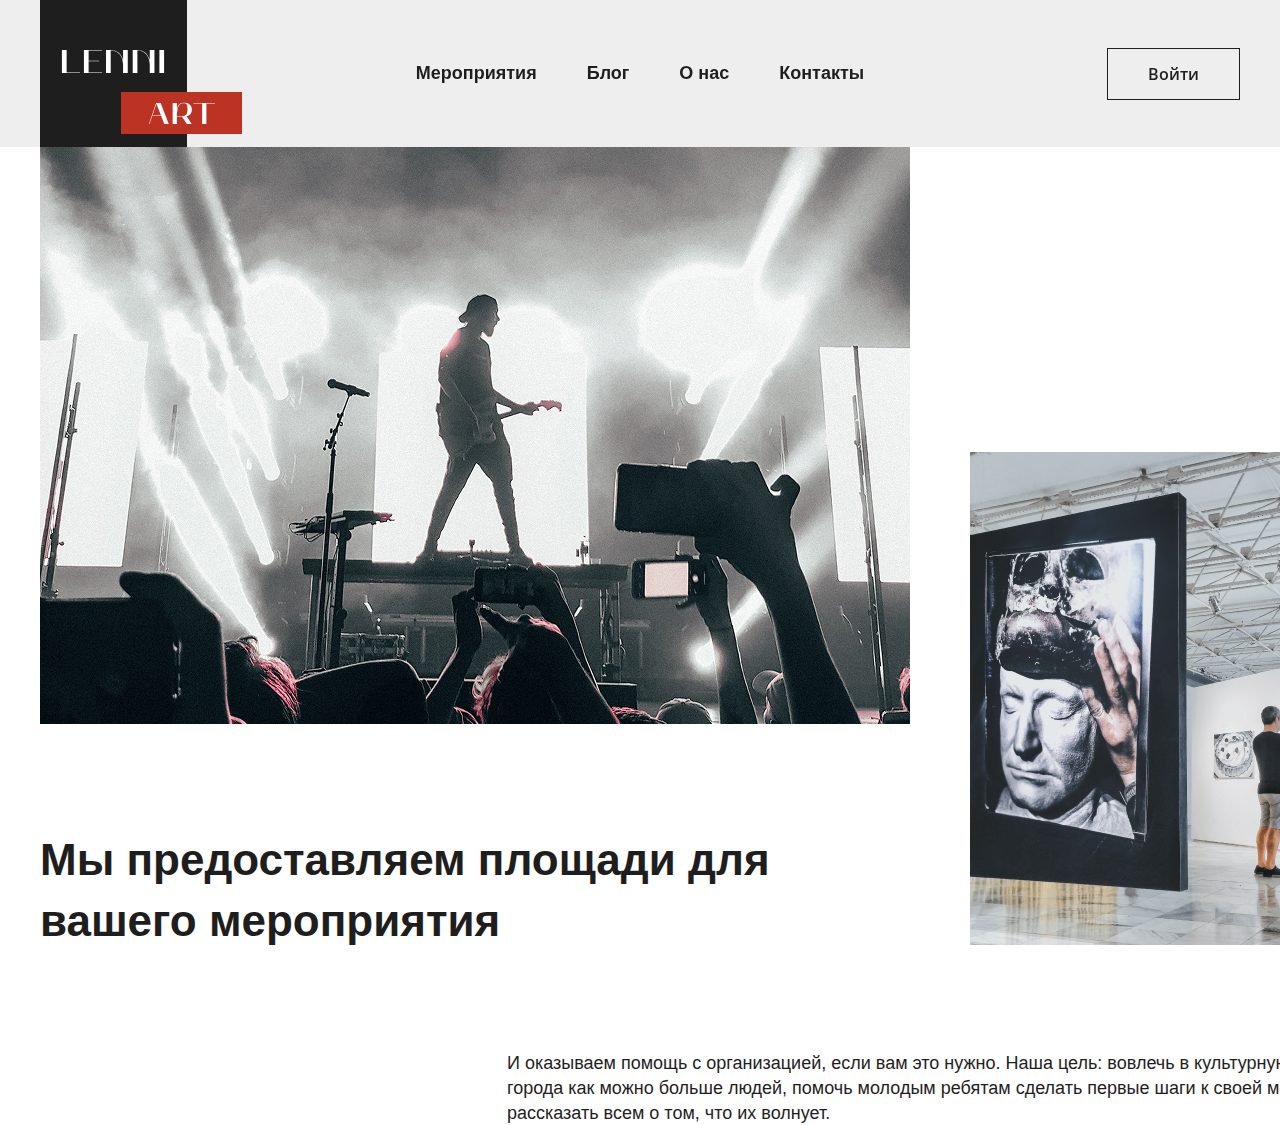
<file: src/html/index.html>
<!DOCTYPE html>
<html lang="ru">
<head>
    <meta charset="UTF-8">
    <link rel="stylesheet" href="../styles/styles.css">
    <link rel="preconnect" href="https://fonts.googleapis.com">
    <link rel="preconnect" href="https://fonts.gstatic.com" crossorigin>
    <link href="https://fonts.googleapis.com/css2?family=Open+Sans:ital,wght@0,300..800;1,300..800&display=swap" rel="stylesheet">
    <title>index</title>
</head>
<body class="body">
    <header class="page-header"> 
        <div class="page-header__container"> 
            <a href="index.html" class="page-header__logo">
                <svg 
                class="page-header__logo-icon" 
                width="202" 
                height="147"
                viewBox="0 0 202 147"
                fill="none"
                xmlns="http://www.w3.org/2000/svg"
                >
                    <rect width="147" height="147" fill="#1F1E1E"/>
                    <path d="M39.9655 72.439H26.6335V50.032H26.6005V49.999H21.9145V73H39.9655V72.439Z" fill="white"/>
                    <path d="M43.9316 73H62.0486V72.439H48.6176V61.285H59.1116V60.691H48.6176V50.56H62.0486V49.999H43.9316V73Z" fill="white"/>
                    <path d="M70.6993 73V50.56C73.5703 50.56 82.4143 51.649 83.0743 64.453V73H87.7603V49.999H83.0743V60.328C81.6553 54.19 77.1673 49.999 70.6993 49.999H66.0133V73H70.6993Z" fill="white"/>
                    <path d="M97.3893 73V50.56C100.26 50.56 109.104 51.649 109.764 64.453V73H114.45V49.999H109.764V60.328C108.345 54.19 103.857 49.999 97.3893 49.999H92.7033V73H97.3893Z" fill="white"/>
                    <path d="M119.393 73H124.079V49.999H119.393V73Z" fill="white"/>
                    <rect x="81" y="92" width="121" height="42" fill="#BC3324"/>
                    <path d="M108.922 124H109.462L112.402 115.45H120.952L124.282 124H128.752L120.652 103.09H116.122L108.922 124ZM116.422 103.75L120.772 114.94H112.582L116.422 103.75Z" fill="white"/>
                    <path d="M132.644 103.09V124H136.904V116.77H141.974L146.864 123.97H151.724L146.564 116.32C149.564 115.54 151.844 113.68 151.844 109.51C151.844 104.29 148.034 102.64 143.594 102.64C138.914 102.64 137.564 106.15 136.904 110.05V103.09H132.644ZM138.074 107.47C138.884 104.53 140.984 103.33 142.844 103.18C147.314 102.76 147.494 105.61 147.494 109.51C147.494 115.84 144.134 116.26 141.254 116.26H136.904C136.904 116.26 136.784 112.12 138.074 107.47Z" fill="white"/>
                    <path d="M162.084 103.6L162.114 124H166.374V103.6H174.984V103.09H153.474V103.6H162.084Z" fill="white"/>
                </svg>
            </a>
            <nav class="page-header__nav">
                <a href="" class="page-header__nav-link">
                    Мероприятия
                </a>
                <a href="" class="page-header__nav-link">
                    Блог
                </a>
                <a href="" class="page-header__nav-link">
                    О нас
                </a>
                <a href="" class="page-header__nav-link">
                    Контакты
                </a>
            </nav>
            <div class="page-header__right-block">
                <a href="" class="page-header__user-btn"> 
                    Войти
                </a>
            </div>
        </div>
    </header>
    <main class="main">
        <div class="home">
        <section class="home__about">
            <div class="home__about-block1">
                <h3 class="home__about-title">

                </h3>
                <p class="home__about-text">

                </p>
            </div>
            <div class="home__about-block2">
                <picture class="home__about-picture1">
                    <img class="home__about-img" src="../assets/images/about1.jpg" alt="about1">
                </picture>
                <h3 class="home__about-title">
                    Мы предоставляем площади для вашего мероприятия
                </h3>
                <p class="home__about-text">
                    И оказываем помощь с организацией, если вам это нужно. Наша цель: вовлечь в культурную жизнь города как можно больше людей, помочь молодым ребятам сделать первые шаги к своей мечте и рассказать всем о том, что их волнует.
                </p>
                <picture class="home__about-picture2">
                    <img class="home__about-img" src="../assets/images/about2.jpg" alt="about2">
                </picture>
            </div>
        </section>
        </div>
    </main>
    <footer class="page-footer"> </footer>
</body>
</html>
</file>
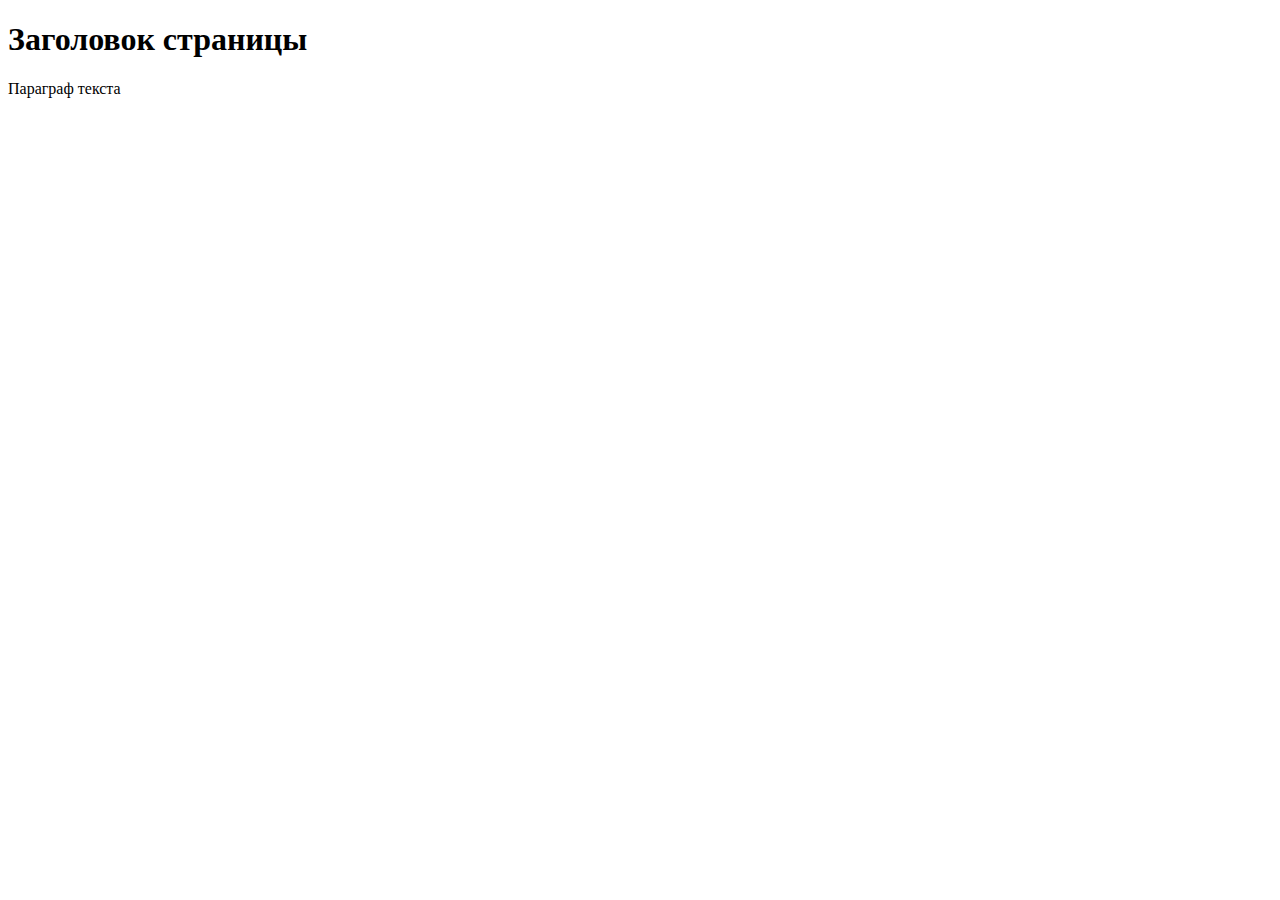
<file: src/html/event.html>
<!DOCTYPE html>
<html lang="ru">
<head>
    <meta charset="UTF-8">
    <meta name="viewport" content="width=device-width, initial-scale=1.0">
    <title>Document</title>
</head>
<body>
    <h1>Заголовок страницы</h1>
    <span>Параграф текста</span>
</body>
</html>
</file>
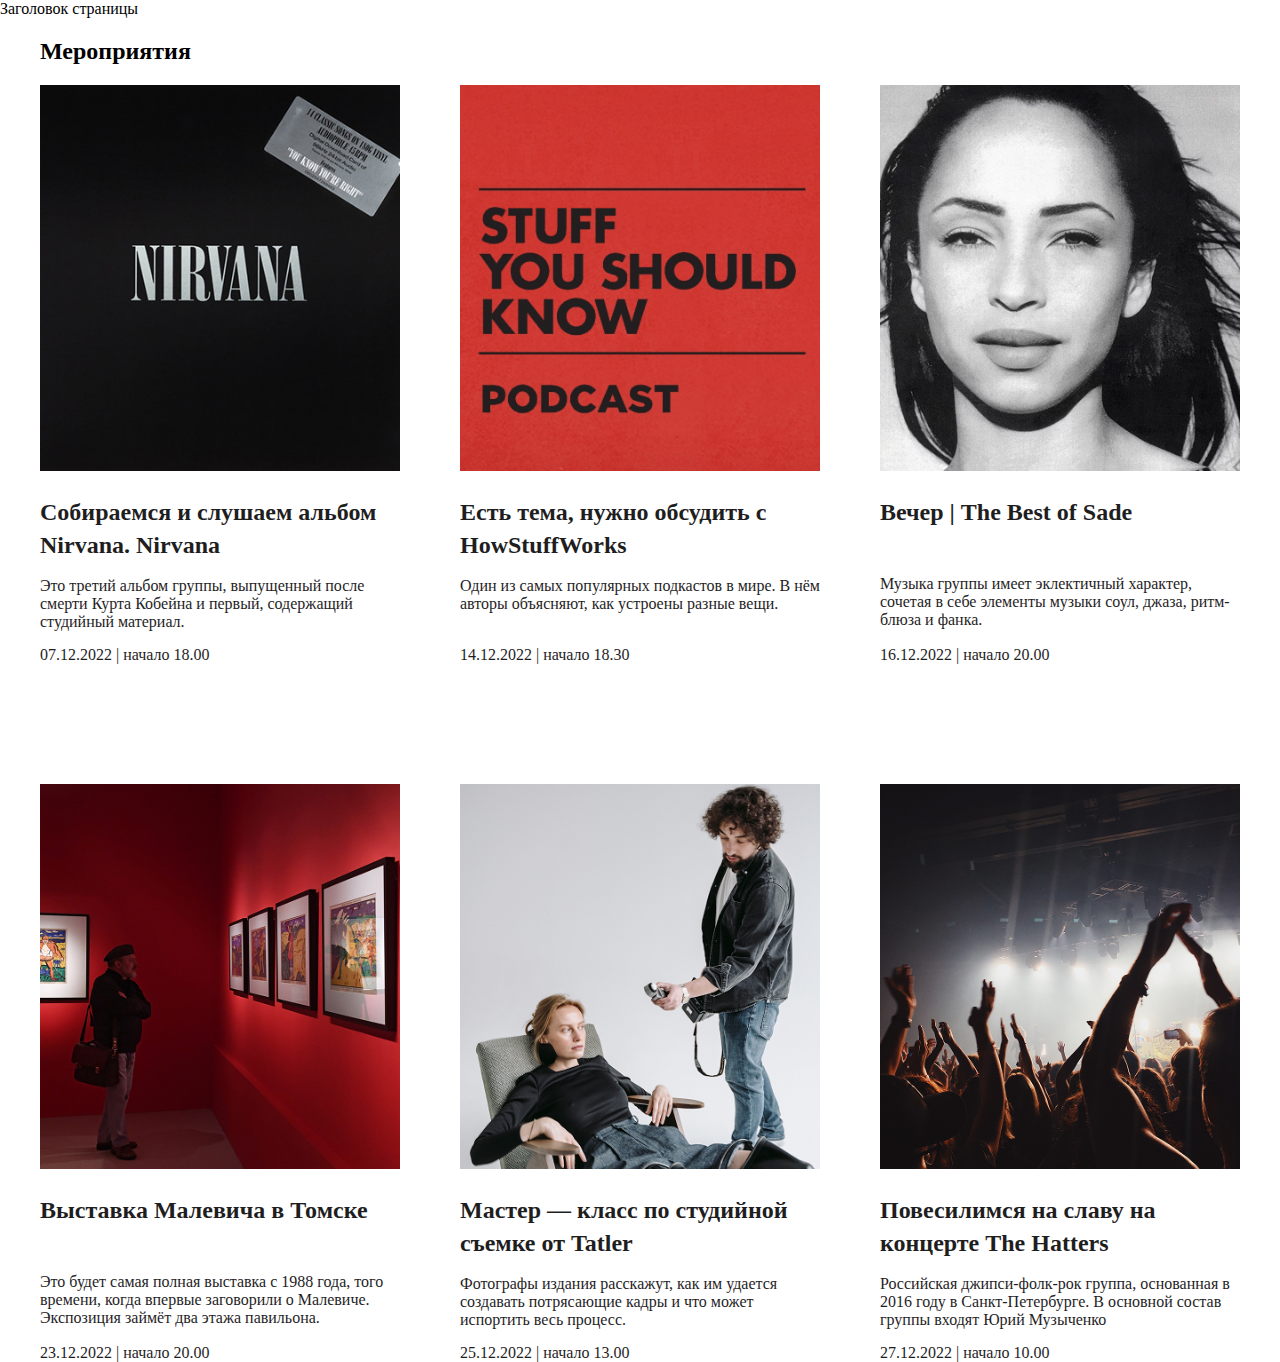
<file: src/html/events.html>
<!DOCTYPE html>
<html lang="ru">
<head>
    <meta charset="UTF-8">
    <link rel="stylesheet" href="../styles/styles.css">
    <title>events</title>
</head>
<body>
    <div class="container">
        Заголовок страницы
        <div class="events__container">
            <h2 class="events_container section-title">
                Мероприятия
            </h2>
            <div class="events_listing listing">
                <article class="event-card listing__event-card">
                    <a href="" class="event-card__link">
                        <picture class="event-card__picture">
                            <img class="event-card__img" src="../assets/images/Nirvana.jpg" alt="Nirvana">
                        </picture>
                        <h4 class="event-card__title">
                            Собираемся и слушаем альбом Nirvana. Nirvana
                        </h4>
                        <p class="event-card__text">
                            Это третий альбом группы, выпущенный после смерти Курта Кобейна и первый, содержащий студийный материал.
                        </p>
                        <time class="event-card__time" datetime="2022-12-07T18:00">
                            07.12.2022 | начало 18.00
                        </time>
                    </a>
                </article>
                <article class="event-card listing__event-card">
                    <a href="" class="event-card__link">
                        <picture class="event-card__picture">
                            <img class="event-card__img" src="../assets/images/Podcast.jpg" alt="Podcast">
                        </picture>
                        <h4 class="event-card__title">
                            Есть тема, нужно обсудить с HowStuffWorks
                        </h4>
                        <p class="event-card__text">
                            Один из самых популярных подкастов в мире. В нём авторы объясняют, как устроены разные вещи.
                        </p>
                        <time class="event-card__time" datetime="2022-12-14T18:30">
                            14.12.2022 | начало 18.30
                        </time>
                    </a>
                </article>
                <article class="event-card listing__event-card">
                    <a href="" class="event-card__link">
                        <picture class="event-card__picture">
                            <img class="event-card__img" src="../assets/images/The Best of Sades.jpg" alt="The Best of Sades">
                        </picture>
                        <h4 class="event-card__title">
                            Вечер | The Best of Sade
                        </h4>
                        <p class="event-card__text">
                            Музыка группы имеет эклектичный характер, сочетая в себе элементы музыки соул, джаза,
ритм-блюза и фанка.
                        </p>
                        <time class="event-card__time" datetime="2022-12-16T20:00">
                            16.12.2022 | начало 20.00
                        </time>
                    </a>
                </article>
                <article class="event-card listing__event-card">
                    <a href="" class="event-card__link">
                        <picture class="event-card__picture">
                            <img class="event-card__img" src="../assets/images/events1.jpg" alt="events1">
                        </picture>
                        <h4 class="event-card__title">
                            Выставка Малевича в Томске
                        </h4>
                        <p class="event-card__text">
                            Это будет самая полная выставка с 1988 года, того времени, когда впервые заговорили о Малевиче. Экспозиция займёт два этажа павильона.
                        </p>
                        <time class="event-card__time" datetime="2022-12-23T20:00">
                            23.12.2022 | начало 20.00
                        </time>
                    </a>
                </article>
                <article class="event-card listing__event-card">
                    <a href="" class="event-card__link">
                        <picture class="event-card__picture">
                            <img class="event-card__img" src="../assets/images/events2.jpg" alt="events2">
                        </picture>
                        <h4 class="event-card__title">
                            Мастер — класс по студийной съемке от Tatler
                        </h4>
                        <p class="event-card__text">
                            Фотографы издания расскажут, как им удается создавать потрясающие кадры и что может испортить весь процесс.
                        </p>
                        <time class="event-card__time" datetime="2022-12-25T13:00">
                            25.12.2022 | начало 13.00
                        </time>
                    </a>
                </article>
                <article class="event-card listing__event-card">
                    <a href="" class="event-card__link">
                        <picture class="event-card__picture">
                            <img class="event-card__img" src="../assets/images/events3.jpg" alt="events3">
                        </picture>
                        <h4 class="event-card__title">
                            Повесилимся на славу на концерте The Hatters
                        </h4>
                        <p class="event-card__text">
                            Российская джипси-фолк-рок группа, основанная в 2016 году в Санкт-Петербурге. В основной состав группы входят Юрий Музыченко
                        </p>
                        <time class="event-card__time" datetime="2022-12-27T10:00">
                            27.12.2022 | начало 10.00
                        </time>
                    </a>
                </article>
            </div>
        </div>
    </div>
</body>
</html>
</file>
<file: src/styles/styles.css>
html, 
body {
width: 100%;
padding: 0;
margin: 0;
}
.body {
    box-sizing: border-box;
    display: flex;
    flex-direction: column;
    min-height: 100vh;
    padding-top: 147px;
    color: #1F1E1E;
    font-family: "OpenSans", sans-serif;
    font-size: 16px;
    font-weight: 400;
    font-style: normal;
    line-height: 1.375;
}
.page-header {
    position: fixed;
    top: 0;
    left: 0;
    width: 100%;
    height: 147px;
    display: flex;
    align-items: center;
    background-color: rgba(222, 222, 222, 0.98);
    z-index: 100;
}
@supports (backdrop-filter: blur(20px)) {
    .page-header {
        background-color: rgba(222, 222, 222, 0.5);
        backdrop-filter: blur(20px);
    }
}
.page-header__container {
    box-sizing: border-box;
    display: flex;
    align-items: center;
    width: 100%;
    max-width: 1414px;
    margin: 0 auto;
    padding-left: 40px;
    padding-right:40px;
}
.page-header__logo {
    flex-shrink:0;
    width: 202px;
    height: 147px;
    font-size: 0;
    text-decoration: none;
}
.page-header__logo-icon {
    width: 100%;
    height: 100%;
}
.page-header__nav {
    display: flex;
    align-items: baseline;
    margin: 0 auto;
}
.page-header__nav-link {
    margin: 0 25px;
    color: #1F1E1E;
    font-weight: 600;
    font-size: 18px;
    text-decoration: none;
    transition: color 0.2s;
}
.page-header__nav-link:hover {
    color: #bc3324;
}
.page-header__user-btn {
    display: inline-block;
    box-sizing: border-box;
    padding: 15px 40px;
    border: 1px solid #1F1E1E;
    background-color: transparent;
    outline: none;
    color: #1F1E1E;
    font-family: "Open Sans", sans-serif;
    font-weight: 600;
    font-size: 16px;
    line-height: 20px;
    text-align: center;
    text-decoration: none;
    transition: color 0.2s, background-color 0.2s, border-color 0.2s;
    overflow: hidden;
    cursor: pointer;
}
.page-header__user-btn:hover {
    background-color: #1F1E1E;
    color: #ffffff;
}
.page-header__right-block {
    display: flex;
    justify-content: flex-end;
    align-items: center;
    width: 202px;
}
main {
    flex: 1 0 auto;
}
.page-footer {
    flex: 0 0 auto;
}
.events__container,
.home__about {
    box-sizing: border-box;
    width: 100%;
    max-width: 1414px;
    margin: 0 auto;
    padding-left: 40px;
    padding-right: 40px;
}
.event-card {
    display: flex;
    min-width: 280px;
    width: 405px;
    max-width: 100%;
}
.event-card__link {
    display: flex;
    flex-direction: column;
    width: 100%;
    text-decoration: none;
    color: #1f1e1f;
}
.event-card__picture {
    display: block;
    position: relative;
    margin-bottom: 25px;
    width: 100%;
    font-size: 0;
    overflow: hidden;
}
.event-card__picture::before {
    content: "";
    display: block;
    width: 100%;
    padding-top: 107.160%;
}
.event-card__img{
    position: absolute;
    top: 0;
    left: 0;
    width: 100%;
    height: 100%;
    object-fit: cover;
}
.event-card__title {
    margin: 0 0 15px 0;
    min-height: 64px;
    font-weight: 700;
    font-size: 24px;
    line-height: 1.375;
}
.event-card__text {
    margin: 0 0 auto;
}
.event-card__time {
    margin-top: 15px;
    font-weight: 300;
}
.listing {
    display: flex;
    flex-wrap: wrap;
    grid-gap: 120px 60px;
}
.listing__event-card {
    width: calc(100%/3 - 40px);
}
.home__about-block2 {
    display: grid;
    grid-template-columns: 1fr 404px;
    grid-template-areas:
    "img1 img2"
    "title img2"
    "text text";
    grid-gap: 100px 60px;
}
.home__about-picture1 {
    grid-area: img1;
}
.home__about-picture2 {
    grid-area: img2;
    align-self: flex-end;
}
.home__about-title {
    grid-area: title;
    margin: 0;
    font-size: 44px;
}
.home__about-text {
    grid-area: text;
    margin: 0;
    max-width: 867px;
    width: 100%;
    margin: 0 0 0 auto;
    font-size: 18px;
}
</file>
